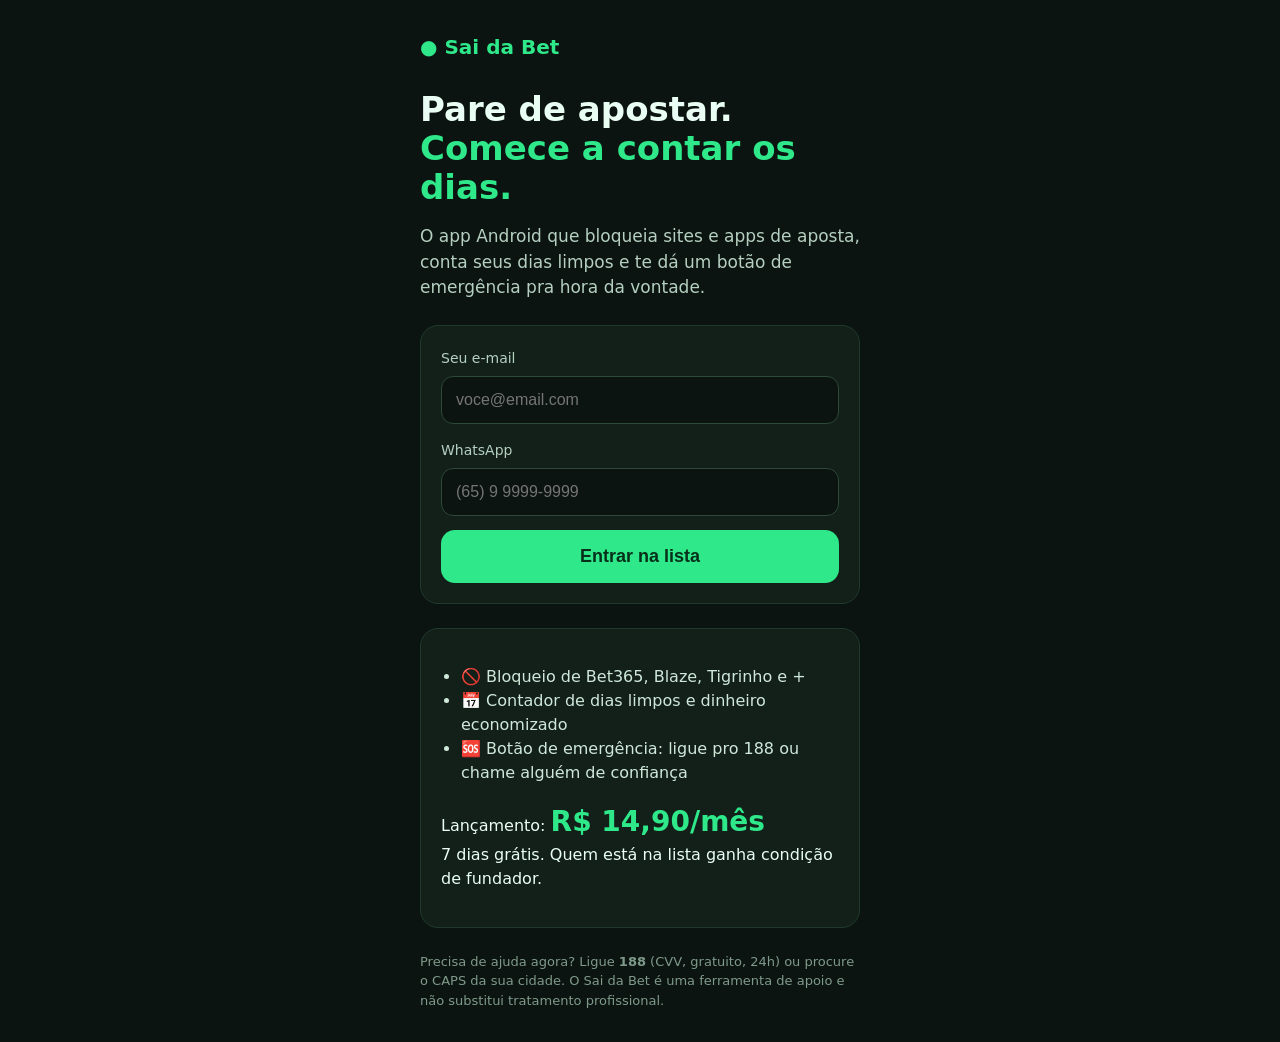
<file: index.html>
<!doctype html>
<html lang="pt-BR">
<head>
<meta charset="utf-8">
<meta name="viewport" content="width=device-width,initial-scale=1">
<title>Sai da Bet — bloqueia bets, conta seus dias limpos</title>
<style>
*{box-sizing:border-box}body{margin:0;font-family:system-ui,-apple-system,Segoe UI,Roboto,sans-serif;background:#0b1410;color:#eafff3;line-height:1.5}
.w{max-width:480px;margin:auto;padding:32px 20px}.logo{font-weight:800;font-size:20px;color:#2ee88a}
h1{font-size:34px;line-height:1.15;margin:28px 0 12px}h1 span{color:#2ee88a}p.l{color:#b5cfc0;font-size:17px}
.card{background:#122019;border:1px solid #1f3a2c;border-radius:18px;padding:20px;margin:24px 0}
label{font-size:14px;color:#b5cfc0}input{width:100%;padding:14px;margin:6px 0 14px;border-radius:12px;border:1px solid #2b4a3a;background:#0b1410;color:#fff;font-size:16px}
button{width:100%;padding:16px;border:0;border-radius:14px;background:#2ee88a;color:#06301a;font-weight:800;font-size:18px;cursor:pointer}
button:disabled{opacity:.6;cursor:wait}ul{padding-left:20px;color:#cfe8da}
.price{font-size:28px;font-weight:800;color:#2ee88a}.ok{display:none;text-align:center}
.err{display:none;color:#ff8f8f;font-size:14px;margin-top:8px}
small{color:#7f9a8b;display:block;margin-top:24px;font-size:13px}
</style>
</head>
<body>
<div class="w">
<div class="logo">● Sai da Bet</div>
<h1>Pare de apostar. <span>Comece a contar os dias.</span></h1>
<p class="l">O app Android que bloqueia sites e apps de aposta, conta seus dias limpos e te dá um botão de emergência pra hora da vontade.</p>
<div class="card" id="f">
<form id="form">
<label>Seu e-mail</label>
<input type="email" name="email" required placeholder="voce@email.com" autocomplete="email">
<label>WhatsApp</label>
<input type="tel" name="whatsapp" required placeholder="(65) 9 9999-9999" autocomplete="tel">
<button type="submit" id="btn">Entrar na lista</button>
<p class="err" id="err"></p>
</form>
</div>
<div class="card ok" id="ok">
<h2>✅ Você está na lista!</h2>
<p>Vamos te avisar no WhatsApp quando o beta abrir. Primeiro dia limpo começa agora. 💚</p>
</div>
<div class="card">
<ul>
<li>🚫 Bloqueio de Bet365, Blaze, Tigrinho e +</li>
<li>📅 Contador de dias limpos e dinheiro economizado</li>
<li>🆘 Botão de emergência: ligue pro 188 ou chame alguém de confiança</li>
</ul>
<p>Lançamento: <span class="price">R$ 14,90/mês</span><br>7 dias grátis. Quem está na lista ganha condição de fundador.</p>
</div>
<small>Precisa de ajuda agora? Ligue <b>188</b> (CVV, gratuito, 24h) ou procure o CAPS da sua cidade. O Sai da Bet é uma ferramenta de apoio e não substitui tratamento profissional.</small>
</div>
<script>
const SUPABASE_URL = 'https://jubndqjzpthckxpabtog.supabase.co';
const SUPABASE_ANON = 'eyJhbGciOiJIUzI1NiIsInR5cCI6IkpXVCJ9.eyJpc3MiOiJzdXBhYmFzZSIsInJlZiI6Imp1Ym5kcWp6cHRoY2t4cGFidG9nIiwicm9sZSI6ImFub24iLCJpYXQiOjE3OTE0MjE5ODEsImV4cCI6MjEwNjk5Nzk4MX0.bgV31GymC0op8yyLwWVJhWDL5kCT69pabnGfOlOhMl0';
document.getElementById('form').addEventListener('submit', async (e) => {
  e.preventDefault();
  const btn = document.getElementById('btn');
  const err = document.getElementById('err');
  err.style.display = 'none';
  btn.disabled = true;
  btn.textContent = 'Entrando...';
  const data = Object.fromEntries(new FormData(e.target));
  try {
    const res = await fetch(SUPABASE_URL + '/rest/v1/saidabet_waitlist', {
      method: 'POST',
      headers: {
        'apikey': SUPABASE_ANON,
        'Authorization': 'Bearer ' + SUPABASE_ANON,
        'Content-Type': 'application/json',
        'Prefer': 'return=minimal'
      },
      body: JSON.stringify({ email: data.email.trim(), whatsapp: data.whatsapp.trim(), source: 'landing' })
    });
    if (!res.ok) {
      const t = await res.text();
      if (t.includes('duplicate') || res.status === 409) {
        document.getElementById('f').style.display = 'none';
        document.getElementById('ok').style.display = 'block';
        return;
      }
      throw new Error(t || ('HTTP ' + res.status));
    }
    document.getElementById('f').style.display = 'none';
    document.getElementById('ok').style.display = 'block';
  } catch (ex) {
    err.textContent = 'Não deu pra salvar agora. Tenta de novo em instantes.';
    err.style.display = 'block';
    btn.disabled = false;
    btn.textContent = 'Entrar na lista';
  }
});
</script>
</body>
</html>
</file>
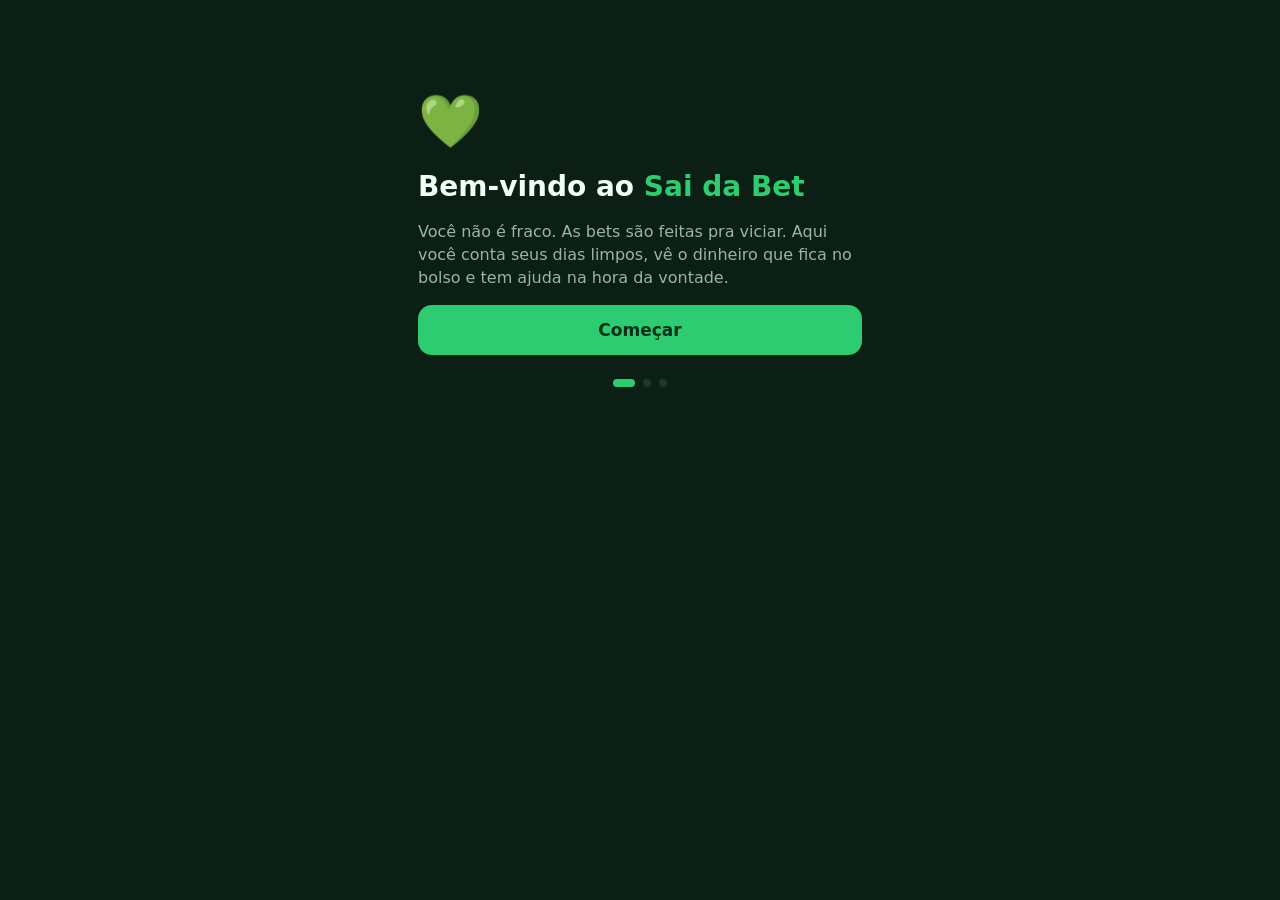
<file: app/index.html>
<!doctype html>
<html lang="pt-BR">
<head>
<meta charset="utf-8">
<meta name="viewport" content="width=device-width,initial-scale=1,viewport-fit=cover">
<title>Sai da Bet — App</title>
<meta name="description" content="Conte seus dias limpos, veja quanto economizou e tenha um botão de emergência pra hora da vontade.">
<meta name="theme-color" content="#0B1F14">
<meta name="robots" content="noindex">
<link rel="manifest" href="manifest.webmanifest">
<link rel="icon" type="image/png" href="icons/favicon-32.png">
<link rel="apple-touch-icon" href="icons/apple-touch-icon.png">
<meta name="apple-mobile-web-app-capable" content="yes">
<meta name="mobile-web-app-capable" content="yes">
<meta name="apple-mobile-web-app-status-bar-style" content="black-translucent">
<meta name="apple-mobile-web-app-title" content="Sai da Bet">
<link rel="stylesheet" href="app.css">
</head>
<body>
<div id="app">

<!-- ONBOARDING -->
<section id="onboarding" class="screen" hidden>
  <div class="ob-step" data-step="0">
    <div class="ob-icon">💚</div>
    <h1>Bem-vindo ao <span class="g">Sai da Bet</span></h1>
    <p class="muted">Você não é fraco. As bets são feitas pra viciar. Aqui você conta seus dias limpos, vê o dinheiro que fica no bolso e tem ajuda na hora da vontade.</p>
    <button class="btn" data-next>Começar</button>
  </div>
  <div class="ob-step" data-step="1" hidden>
    <div class="ob-icon">📅</div>
    <h1>Desde quando você está sem apostar?</h1>
    <label>Data da última aposta</label>
    <input type="date" id="ob-date">
    <label>Quanto você gastava em bets por dia? (R$)</label>
    <input type="number" id="ob-spend" inputmode="decimal" min="0" step="1" placeholder="Ex.: 50">
    <p class="hint">Uma estimativa já basta. Fica salvo só neste aparelho.</p>
    <button class="btn" data-next>Continuar</button>
  </div>
  <div class="ob-step" data-step="2" hidden>
    <div class="ob-icon">🤝</div>
    <h1>Alguém de confiança</h1>
    <p class="muted">Quando bater a vontade, um toque abre o WhatsApp dessa pessoa. Pode pular e preencher depois.</p>
    <label>Nome</label>
    <input type="text" id="ob-name" placeholder="Ex.: Mãe, Irmão, Amigo" autocomplete="off">
    <label>WhatsApp com DDD</label>
    <input type="tel" id="ob-phone" placeholder="(65) 9 9999-9999" autocomplete="off">
    <button class="btn" id="ob-finish">Pronto, começar a contar</button>
  </div>
  <div class="dots"><i></i><i></i><i></i></div>
</section>

<!-- HOME -->
<section id="home" class="screen tab" hidden>
  <header class="top"><div class="logo">● Sai da Bet</div><button class="icon-btn" data-go="settings" aria-label="Ajustes">⚙️</button></header>
  <div class="hero card">
    <p class="muted small">Dias limpos</p>
    <div class="days" id="days">0</div>
    <p class="muted" id="since"></p>
    <div class="clock" id="clock">00h 00m 00s</div>
  </div>
  <div class="grid2">
    <div class="card stat"><p class="muted small">Economizado</p><div class="money" id="saved">R$ 0</div></div>
    <div class="card stat"><p class="muted small">Próxima meta</p><div class="money" id="goal">1 dia</div><div class="bar"><span id="goalbar"></span></div></div>
  </div>
  <div class="card quote" id="quote"></div>
  <button class="btn danger big" data-go="sos">🆘 Bateu a vontade</button>
  <button class="btn ghost" id="relapse">Recaí — reiniciar contador</button>
</section>

<!-- BLOQUEIOS -->
<section id="block" class="screen tab" hidden>
  <header class="top"><div class="logo">Bloqueios</div></header>
  <div class="card warn">
    <b>⚠️ Na versão web/iPhone o app não consegue bloquear outros apps.</b>
    <p class="small">A Apple não permite que um site (PWA) bloqueie apps ou sites. O bloqueio automático existe só no <b>app Android</b> (APK). No iPhone, use o bloqueio nativo do próprio iOS — o passo a passo está abaixo.</p>
  </div>
  <div class="card">
    <h3>Bloquear no iPhone (nativo, 2 min)</h3>
    <ol class="steps">
      <li>Abra <b>Ajustes › Tempo de Uso</b> e ative.</li>
      <li>Toque em <b>Conteúdo e Privacidade</b> e ative a chave.</li>
      <li>Vá em <b>Conteúdo da App Store › Conteúdo Web</b> e escolha <b>Limitar Sites Adultos</b>.</li>
      <li>Em <b>Nunca Permitir</b>, adicione cada site da lista abaixo (toque em “Copiar sites”).</li>
      <li>Peça pra alguém de confiança criar o <b>código do Tempo de Uso</b> — assim fica mais difícil desfazer no impulso.</li>
      <li>Apague os apps de aposta e, em <b>Compras na App Store</b>, bloqueie a instalação de apps.</li>
    </ol>
    <button class="btn ghost" id="copy-sites">📋 Copiar sites</button>
  </div>
  <div class="card">
    <h3>Sua lista</h3>
    <p class="small muted">Marque o que você quer bloquear. No Android, o APK usa essa lista para detectar e fechar o app/site.</p>
    <ul class="blocklist" id="blocklist"></ul>
  </div>
  <a class="btn ghost" href="https://github.com/edujbr/saidabet/releases/tag/v0.1.0-debug" target="_blank" rel="noopener">🤖 Baixar o APK Android (beta)</a>
</section>

<!-- SOS -->
<section id="sos" class="screen tab" hidden>
  <header class="top"><div class="logo">Emergência</div></header>
  <p class="muted">Bateu a fissura? Respira. A vontade passa — normalmente em poucos minutos. Você não precisa enfrentar isso sozinho.</p>
  <div class="card breathe">
    <div class="circle" id="circle"><span id="breathe-txt">Toque pra respirar</span></div>
    <p class="small muted" id="breathe-timer">90 segundos de respiração guiada</p>
  </div>
  <a class="btn danger big" href="tel:188">📞 Ligar 188 — CVV (24h)</a>
  <p class="small muted center">Centro de Valorização da Vida — ligação gratuita e sigilosa.</p>
  <a class="btn big" id="wa-btn" href="#" target="_blank" rel="noopener">💬 Chamar no WhatsApp</a>
  <p class="small muted center" id="wa-hint"></p>
  <details class="card">
    <summary>Editar contato de apoio</summary>
    <label>Nome</label><input type="text" id="sos-name" autocomplete="off">
    <label>WhatsApp com DDD</label><input type="tel" id="sos-phone" autocomplete="off">
    <button class="btn ghost" id="sos-save">Salvar contato</button>
  </details>
</section>

<!-- PLANO -->
<section id="plan" class="screen tab" hidden>
  <header class="top"><div class="logo">Sai da Bet Pro</div></header>
  <div class="card pro">
    <span class="badge">Em breve</span>
    <div class="price">R$ 14,90<small>/mês</small></div>
    <p class="muted">7 dias grátis no lançamento. Cancele quando quiser.</p>
    <ul class="checks">
      <li>Bloqueio automático de apps e sites de aposta (Android)</li>
      <li>Contador de dias limpos e economia</li>
      <li>Botão de emergência com 188 e contato de apoio</li>
      <li>Novos sites adicionados à lista</li>
    </ul>
    <button class="btn" disabled>Assinatura ainda não disponível</button>
    <p class="small muted">Esta é uma prévia. Nenhuma cobrança é feita aqui — o app ainda está em beta e tudo funciona de graça.</p>
  </div>
  <div class="card">
    <h3>⭐ Pré-venda Fundador</h3>
    <p class="muted">3 meses por <b class="g">R$ 39</b> (normal R$ 44,70) + selo Fundador. Entre na lista de espera pra garantir sua vaga.</p>
    <a class="btn" href="../">Entrar na lista de espera</a>
  </div>
</section>

<!-- AJUSTES -->
<section id="settings" class="screen" hidden>
  <header class="top"><button class="icon-btn" data-go="home" aria-label="Voltar">←</button><div class="logo">Ajustes</div><span></span></header>
  <div class="card">
    <label>Data da última aposta</label><input type="date" id="set-date">
    <label>Gasto médio por dia (R$)</label><input type="number" id="set-spend" inputmode="decimal" min="0" step="1">
    <button class="btn" id="set-save">Salvar</button>
  </div>
  <div class="card" id="install-card">
    <h3>📲 Instalar no iPhone</h3>
    <ol class="steps"><li>Abra este link no <b>Safari</b>.</li><li>Toque em <b>Compartilhar</b> (quadrado com seta ↑).</li><li>Escolha <b>Adicionar à Tela de Início</b>.</li></ol>
    <p class="small muted">No Android/Chrome: menu ⋮ › <b>Instalar app</b>.</p>
  </div>
  <div class="card">
    <p class="small muted">🔒 Seus dados (datas, valores e contato) ficam salvos <b>só neste aparelho</b>. Nada é enviado pra servidor.</p>
    <button class="btn ghost danger-text" id="wipe">Apagar todos os dados</button>
  </div>
  <p class="small muted center">Sai da Bet é uma ferramenta de apoio e não substitui tratamento profissional.<br>v0.1.0 (web)</p>
</section>

<nav id="tabbar" hidden>
  <button data-go="home"><span>🏠</span>Início</button>
  <button data-go="block"><span>🚫</span>Bloqueios</button>
  <button data-go="sos"><span>🆘</span>SOS</button>
  <button data-go="plan"><span>⭐</span>Plano</button>
</nav>

<div id="ios-tip" class="ios-tip" hidden>
  <button class="x" id="ios-tip-x" aria-label="Fechar">×</button>
  📲 Instale: toque em <b>Compartilhar</b> e depois em <b>Adicionar à Tela de Início</b>.
</div>
<div id="toast" class="toast" hidden></div>
</div>
<script src="app.js"></script>
</body>
</html>
</file>
<file: app/app.css>
:root{--g:#2ECC71;--gd:#1B9E4B;--bg:#0B1F14;--s:#132A1C;--s2:#1A3A28;--line:#21452f;--danger:#E74C3C;--t:#F0FFF4;--m:#9BB5A4;
--safe-t:env(safe-area-inset-top,0px);--safe-b:env(safe-area-inset-bottom,0px)}
*{box-sizing:border-box;-webkit-tap-highlight-color:transparent}
html,body{margin:0;background:var(--bg);color:var(--t);font-family:-apple-system,BlinkMacSystemFont,"SF Pro Text",system-ui,Segoe UI,Roboto,sans-serif;line-height:1.45}
#app{max-width:480px;margin:0 auto;min-height:100vh;padding:calc(var(--safe-t) + 12px) 18px calc(var(--safe-b) + 96px)}
.screen{animation:fade .25s ease}
@keyframes fade{from{opacity:0;transform:translateY(6px)}to{opacity:1;transform:none}}
[hidden]{display:none!important}
h1{font-size:28px;line-height:1.15;margin:12px 0}h3{margin:0 0 8px;font-size:17px}
.g{color:var(--g)}.muted{color:var(--m)}.small{font-size:13.5px}.center{text-align:center}.hint{font-size:13px;color:var(--m);margin:-4px 0 18px}
.top{display:flex;align-items:center;justify-content:space-between;margin:4px 0 14px;min-height:40px}
.logo{font-weight:800;font-size:19px;color:var(--g)}
.icon-btn{background:var(--s);border:1px solid var(--line);color:var(--t);border-radius:12px;width:40px;height:40px;font-size:18px}
.card{background:var(--s);border:1px solid var(--line);border-radius:20px;padding:18px;margin:12px 0}
label{display:block;font-size:14px;color:var(--m);margin-top:6px}
input{width:100%;padding:14px;margin:6px 0 12px;border-radius:12px;border:1px solid #2b4a3a;background:var(--bg);color:var(--t);font-size:16px;font-family:inherit}
input:focus{outline:2px solid var(--g);border-color:transparent}
.btn{display:block;width:100%;text-align:center;text-decoration:none;padding:15px;border:0;border-radius:14px;background:var(--g);color:#06301a;font-weight:800;font-size:17px;margin:10px 0;cursor:pointer;font-family:inherit}
.btn:active{transform:scale(.98)}.btn:disabled{opacity:.5}
.btn.big{padding:18px;font-size:18px}.btn.danger{background:var(--danger);color:#fff}
.btn.ghost{background:transparent;border:1px solid var(--line);color:var(--g)}
.danger-text{color:#ff8f8f!important}
/* onboarding */
#onboarding{padding-top:8vh}.ob-icon{font-size:52px}
.dots{display:flex;gap:8px;justify-content:center;margin-top:24px}.dots i{width:8px;height:8px;border-radius:9px;background:var(--s2)}.dots i.on{background:var(--g);width:22px}
/* home */
.hero{text-align:center;padding:26px 18px;background:radial-gradient(120% 90% at 50% 0%,#1d4a31 0%,var(--s) 70%)}
.days{font-size:88px;font-weight:900;line-height:1;color:var(--g);letter-spacing:-2px;font-variant-numeric:tabular-nums}
.clock{display:inline-block;margin-top:6px;padding:6px 12px;border-radius:99px;background:var(--bg);font-variant-numeric:tabular-nums;color:var(--t);font-size:15px}
.grid2{display:grid;grid-template-columns:1fr 1fr;gap:12px}.grid2 .card{margin:0}
.stat .money{font-size:22px;font-weight:800}.stat p{margin:0 0 4px}
.bar{height:6px;background:var(--bg);border-radius:9px;margin-top:10px;overflow:hidden}.bar span{display:block;height:100%;background:var(--g);width:0;transition:width .4s}
.quote{font-style:italic;color:#cfe8da}
/* blocklist */
.warn{border-color:#6b5a1f;background:#2a2610}.warn p{margin:8px 0 0;color:#e8dcae}
.steps{padding-left:20px;margin:6px 0}.steps li{margin:6px 0}
.blocklist{list-style:none;padding:0;margin:0}
.blocklist li{display:flex;align-items:center;justify-content:space-between;padding:12px 0;border-bottom:1px solid var(--line)}
.blocklist li:last-child{border:0}.blocklist small{display:block;color:var(--m);font-size:12px}
.sw{position:relative;width:48px;height:28px;flex:none}.sw input{opacity:0;width:0;height:0;position:absolute}
.sw span{position:absolute;inset:0;background:var(--s2);border-radius:99px;transition:.2s}
.sw span:before{content:"";position:absolute;width:22px;height:22px;left:3px;top:3px;background:#fff;border-radius:50%;transition:.2s}
.sw input:checked+span{background:var(--g)}.sw input:checked+span:before{transform:translateX(20px)}
/* sos */
.breathe{text-align:center}
.circle{width:170px;height:170px;margin:8px auto;border-radius:50%;display:flex;align-items:center;justify-content:center;background:radial-gradient(circle,#2ECC7155,#2ECC7111);border:2px solid var(--g);transition:transform 4s ease-in-out;cursor:pointer;font-weight:700;padding:16px}
.circle.in{transform:scale(1.25)}.circle.out{transform:scale(.85)}
details summary{cursor:pointer;color:var(--g);font-weight:700}
/* plan */
.pro{position:relative}.badge{position:absolute;top:14px;right:14px;background:var(--s2);color:var(--g);font-size:12px;font-weight:800;padding:4px 10px;border-radius:99px}
.price{font-size:40px;font-weight:900;color:var(--g)}.price small{font-size:16px;color:var(--m);font-weight:600}
.checks{list-style:none;padding:0}.checks li{padding:6px 0 6px 28px;position:relative}.checks li:before{content:"✓";position:absolute;left:4px;color:var(--g);font-weight:900}
/* nav */
#tabbar{position:fixed;left:0;right:0;bottom:0;display:flex;justify-content:center;background:rgba(11,31,20,.94);backdrop-filter:blur(12px);-webkit-backdrop-filter:blur(12px);border-top:1px solid var(--line);padding:6px 6px calc(var(--safe-b) + 6px)}
#tabbar button{flex:1;max-width:120px;background:none;border:0;color:var(--m);font-size:11.5px;font-weight:600;padding:6px 0;font-family:inherit}
#tabbar button span{display:block;font-size:21px;margin-bottom:2px}#tabbar button.on{color:var(--g)}
.toast{position:fixed;left:50%;bottom:calc(var(--safe-b) + 90px);transform:translateX(-50%);background:var(--t);color:var(--bg);padding:10px 16px;border-radius:12px;font-weight:700;font-size:14px;z-index:10;max-width:90vw;text-align:center}
.ios-tip{position:fixed;left:12px;right:12px;bottom:calc(var(--safe-b) + 84px);background:var(--s2);border:1px solid var(--g);border-radius:16px;padding:14px 40px 14px 14px;font-size:14px;z-index:9;max-width:456px;margin:0 auto}
.ios-tip .x{position:absolute;right:8px;top:6px;background:none;border:0;color:var(--t);font-size:22px}
</file>
